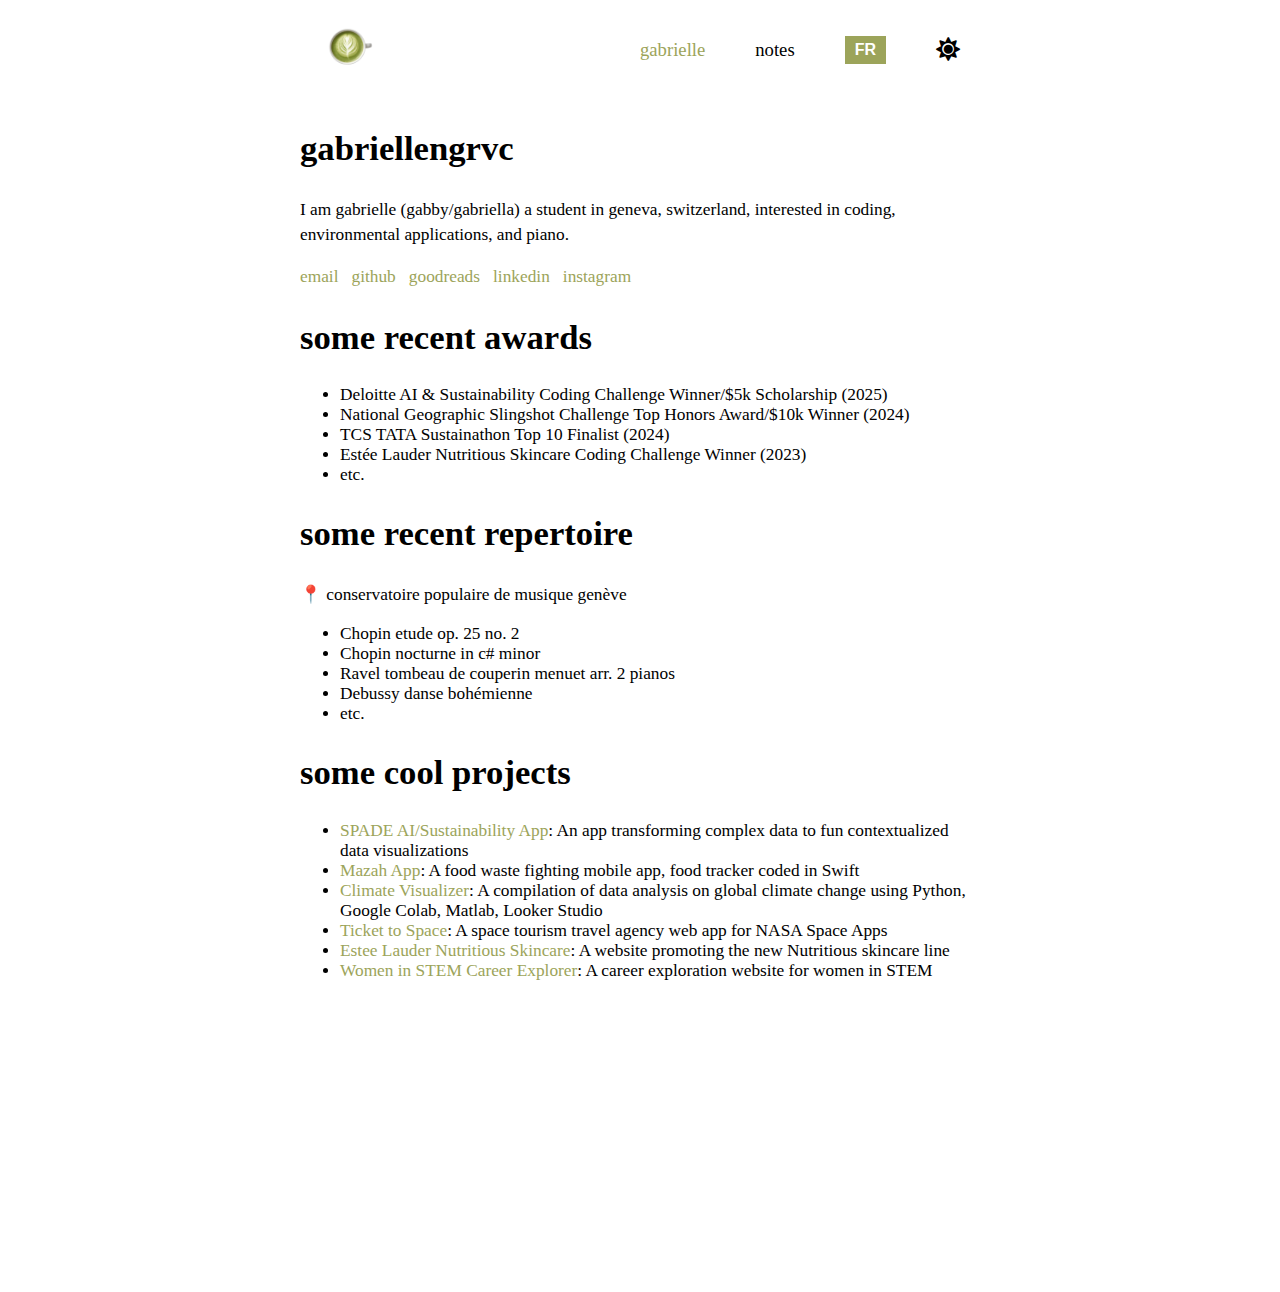
<file: index.html>
<!DOCTYPE html>
<html>

<head>
  <meta charset="utf-8">
  <meta name="viewport" content="width=device-width">
  <title>gabriellengrvc</title>
  <link rel="icon" type="image/x-icon" href="./assets/android-chrome-512x512.png">
  <link href="style.css" rel="stylesheet" type="text/css" />
  
  <link rel="preconnect" href="https://fonts.googleapis.com">
<link rel="preconnect" href="https://fonts.gstatic.com" crossorigin>
<link href="https://fonts.googleapis.com/css2?family=Raleway:ital,wght@0,400;0,700;1,400;1,700&display=swap" rel="stylesheet">
<link rel="stylesheet" href="https://cdnjs.cloudflare.com/ajax/libs/font-awesome/5.15.4/css/all.min.css">

</head>

<body>
  <script src="script.js"></script>
  <ul class="nav">
    
    <div class="nav-logo">
      <li><a href="./index.html"><img src= "./assets/android-chrome-512x512.png"></a></li>
    </div>
    
    <div class="nav-links">
      <li><a href="./index.html" class="active">gabrielle</a></li>
      <li><a href="./notes.html">notes</a></li>
      <li>
        <button class="lang-btn" onclick="toggleLanguage()">FR</button>
      </li>
      <li>
        <button class="dark-mode-btn" onclick="toggleDarkMode()">
          <i class="fas fa-sun" id="sun-icon"></i>
          <i class="fas fa-moon" id="moon-icon" style="display: none;"></i>
        </button>
      </li>
    </div>
    
  </ul>
  <main>
    <section id="about">
        <h2>gabriellengrvc</h2>
    </section>
    <section id="bio">
        <p>I am gabrielle (gabby/gabriella) a student in geneva, switzerland, interested in coding, environmental applications, and piano.</p>
        <p>
          <a href="mailto:gabriellenguyengervacio@gmail.com" style="color: var(--primary);">email</a> &nbsp;
          <a href="https://github.com/gabriellengrvc" style="color: var(--primary);">github</a> &nbsp;
          <a href="https://www.goodreads.com/user/show/124100541-gabriellengrvc" style="color: var(--primary);">goodreads</a> &nbsp;
          <a href="https://www.linkedin.com/in/gabrielle-gervacio/" style="color: var(--primary);">linkedin</a> &nbsp;
          <a href="https://www.instagram.com/gabriellengrvc/" style="color: var(--primary);">instagram</a> &nbsp;
        </p>
    </section>
    <section id="awards">
      <h2>some recent awards</h2>
      <ul>
        <li>Deloitte AI & Sustainability Coding Challenge Winner/$5k Scholarship (2025)</li>
        <li>National Geographic Slingshot Challenge Top Honors Award/$10k Winner (2024)</li>
        <li>TCS TATA Sustainathon Top 10 Finalist (2024)</li>
        <li>Estée Lauder Nutritious Skincare Coding Challenge Winner (2023)</li>
        <li>etc.</li>
      </ul>
    </section>
    <section id="repertoire">
        <h2>some recent repertoire</h2>
        <p>📍 conservatoire populaire de musique genève</p>
        <ul>
          <li>Chopin etude op. 25 no. 2</li>
          <li>Chopin nocturne in c# minor</li>
          <li>Ravel tombeau de couperin menuet arr. 2 pianos</li>
          <li>Debussy danse bohémienne</li>
          <li>etc.</li>
        </ul>
    </section>
    <section id="projects">
        <h2>some cool projects</h2>
        <ul>
          <li><a href="https://github.com/gabriellengrvc/SPADE" style="color: var(--primary);">SPADE AI/Sustainability App</a>: An app transforming complex data to fun contextualized data visualizations</li>
          <li><a href="https://www.nationalgeographic.org/society/projects/slingshot/award-recipients/" style="color: var(--primary);">Mazah App</a>: A food waste fighting mobile app, food tracker coded in Swift</li>
          <li><a href="https://sites.google.com/u/1/d/1sCbPUSoVkk3K1sYmnGAWkmjgcJy99UPu/preview" style="color: var(--primary);">Climate Visualizer</a>: A compilation of data analysis on global climate change using Python, Google Colab, Matlab, Looker Studio</li>
          <li><a href="https://www.figma.com/proto/qwazyQuro4rkIFCv5ieKdK/ticket-to-space?type=design&node-id=1-5&t=eXd8mxXILl11BKgY-1&scaling=scale-down&page-id=0%3A1&starting-point-node-id=1%3A4" style="color: var(--primary);">Ticket to Space</a>: A space tourism travel agency web app for NASA Space Apps</li>
          <li><a href="https://www.esteelauder.com/blog-article-kode-with-klossy-learn-to-code-partnership?srsltid=AfmBOop5UWQA3cProwCh_9PVDdOXHQfl2AD91DhWe4e5mbQHGvdPXgNS" style="color: var(--primary);">Estee Lauder Nutritious Skincare</a>: A website promoting the new Nutritious skincare line</li>
          <li><a href="https://github.com/gabriellengrvc/STEM-Career-Explorer" style="color: var(--primary);">Women in STEM Career Explorer</a>: A career exploration website for women in STEM</li>
        </ul>
        <br>
        <br>
      <br>
      <br>
    </section>
  </main>
  
  <footer>        
    <p>&copy; 2025 gabriellengrvc. Built with love ⋆˙⟡♡</p>
  </footer>

  
  <script src="script.js"></script>
  
</body>

</html>
</file>
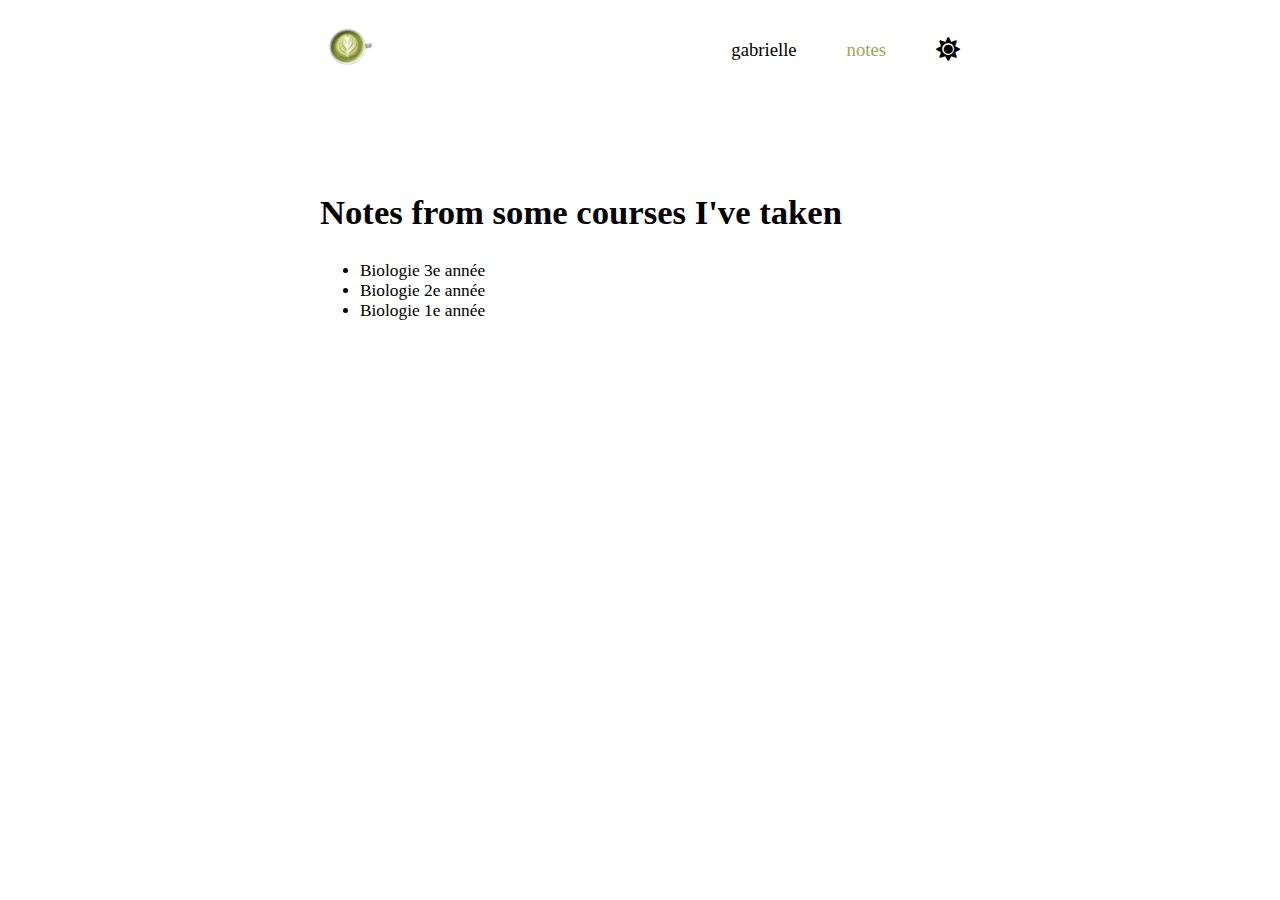
<file: notes.html>
<!DOCTYPE html>
<html>

<head>
  <meta charset="utf-8">
  <meta name="viewport" content="width=device-width">
  <title>Notes</title>
  <link href="style.css" rel="stylesheet" type="text/css" />
  
  <!-- Import Raleway font from Google Fonts -->
  <link rel="preconnect" href="https://fonts.googleapis.com">
<link rel="preconnect" href="https://fonts.gstatic.com" crossorigin>
<link href="https://fonts.googleapis.com/css2?family=Raleway:ital,wght@0,400;0,700;1,400;1,700&display=swap" rel="stylesheet">
<link rel="stylesheet" href="https://cdnjs.cloudflare.com/ajax/libs/font-awesome/5.15.4/css/all.min.css">
</head>

<body>
  <script src="script.js"></script>

  <ul class="nav">
    
    <div class="nav-logo">
      <li><a href="./index.html"><img src= "./assets/android-chrome-512x512.png"></a></li>
    </div>
    
    <div class="nav-links">
      <li><a href="./index.html">gabrielle</a></li>
      <li><a href="./notes.html" class="active">notes</a></li>
      <li>
        <button class="dark-mode-btn" onclick="toggleDarkMode()">
          <i class="fas fa-sun" id="sun-icon"></i>
          <i class="fas fa-moon" id="moon-icon" style="display: none;"></i>
        </button>
      </li>
    </div>
    
  </ul>
  
  <div class="section3">
    
    <div class="section3-text">
      <h2>Notes from some courses I've taken</h2>
      
      <ul>
        <li><a href="https://drive.google.com/file/d/1YBhu9P38WJkkOd_LDnjhdcGCHGwIdAqI/view?usp=sharing">Biologie 3e année</a></li>  
        <li><a href="https://drive.google.com/file/d/1m2VVJ5lz5f1hDrqAYNPMqKbJIo_OdAlJ/view?usp=sharing">Biologie 2e année</a></li>  
        <li><a href="https://drive.google.com/file/d/1jHYgxRoko2zxQ4YG7MmhVEaR34N4Wjyq/view?usp=sharing">Biologie 1e année</a></li>  
    </div>
  
  </div>
  
</body>

</html>
</file>
<file: style.css>
:root {
    --background-light: #ffffff;
    --text-light: #000000;
    --background-dark: #000000;
    --text-dark: #ffffff;
    --primary: #9ca45a;
}

html {
    height: 100%;
    width: 100%;
    font-family: Georgia, serif;
    scroll-behavior: smooth;
}

body {
    padding: 0;
    margin: 0;
    font-size: 13pt;
    font-family: Georgia, serif;
    background-color: var(--background-light);
    color: var(--text-light);
    min-height: 100vh;
    display: flex;
    flex-direction: column;
}

.language-transition {
    opacity: 0.5;
}

h2 {
    font-size: 26pt;
}

p {
    line-height: 25px;
}

a {
    text-decoration: none;
    color: var(--text-light)
}

/* NAV BAR */
.nav {
    position: static;
    list-style-type: none;
    background-color: var(--background-light);
    margin: 0;
    padding: 10px 300px;
    height: 80px;
    display: flex;
    justify-content: space-between;
    align-items: center;
    animation: fadeIn 0.5s ease forwards;
}

.nav li {
    color: var(--text-light);
    font-size: 14pt;
    padding: 15px 20px;
    display: inline-flex;
    justify-content: center;
    align-items: center;
}

.nav li a:hover, .nav li a.active {
    color: var(--primary);
    cursor: pointer;
}

.nav-logo {
    display: flex;
    align-items: center;
}

.nav-logo img {
    width: 55px;
    height: auto;
}

.nav-links {
    display: flex;
    align-items: center;
    gap: 10px;
}

/* MAIN CONTENT */
main {
    flex: 1;
    margin: 0 300px 40px 300px;
    padding-bottom: 80px;
}

/* ABOUT */
h1 {
    text-align: center;
    color: white;
    font-size: 60pt;
    margin-top: 10%;
}

.home-img {
    position: absolute;
    top: 0;
    left: 0;
    z-index: -1;
    margin: 0;
    padding: 0;
    width: 100%;
}

/* NOTES */
.section3 {
    display: block;
    padding: 5% 20px 10% 20px;
    margin: 0 300px;
}

.section3 img {
    margin: 35px 10px;
    max-width: 100%;
    height: auto;
}

.globe-container {
  transform: scale(0.5);
  transform-origin: top center;
  margin: 0 auto;
  width: fit-content;
}

/* FOOTER */
footer {
    position: relative;
    width: 100%;
    padding: 20px 0;
    text-align: center;
    background-color: var(--background-light);
    font-size: 0.9rem;
    color: var(--text-light);
    margin-top: auto;
    opacity: 0;
}

footer a {
    color: inherit;
    text-decoration: none;
}

footer a:hover {
    text-decoration: underline;
    color: var(--primary);
}

.dark-mode {
    --background-light: #000000;
    --text-light: #ffffff;
}

.dark-mode nav a {
    color: var(--primary);
}

.dark-mode footer {
    color: var(--text-dark);
}

.dark-mode-btn, .lang-btn {
    background: none;
    border: none;
    color: var(--text-light);
    font-size: 1.5rem; 
    cursor: pointer;
    padding: 0;
    margin: 0;
}

.lang-btn {
    font-size: 1rem;
    font-weight: bold;
    padding: 5px 10px;
    background-color: var(--primary);
    color: var(--background-light);
}

@media screen and (max-width: 1024px) {
    main {
        margin: 0 400px 40px 400px;
    }
    
    .nav {
        padding: 10px 150px;
    }
    
    h2 {
        font-size: 24pt;
    }
    
    .section3 {
        padding: 5% 40px 10% 40px;
        margin: 0 150px;
    }
}

@media screen and (max-width: 768px) {
    body {
        font-size: 12pt;
    }
    
    main {
        margin: 0 60px 40px 60px;
    }
    
    .nav {
        padding: 10px 60px;
        height: auto;
        min-height: 70px;
        flex-wrap: wrap;
    }
    
    .nav-logo img {
        width: 45px;
    }
    
    .nav li {
        padding: 10px 15px;
        font-size: 13pt;
    }
    
    .nav-links {
        gap: 5px;
    }
    
    h1 {
        font-size: 40pt;
        margin-top: 20%;
    }
    
    h2 {
        font-size: 22pt;
    }
    
    p {
        line-height: 22px;
    }
    
    section {
        margin-bottom: 30px;
    }
    
    .section3 {
        padding: 5% 15px 10% 15px;
        margin: 0 60px;
    }
    
    .lang-btn {
        font-size: 0.9rem;
        padding: 4px 8px;
    }
    
    .dark-mode-btn {
        font-size: 1.3rem;
    }
}

@media screen and (max-width: 480px) {
    body {
        font-size: 11pt;
    }
    
    main {
        margin: 0 30px 40px 30px;
    }
    
    .nav {
        padding: 8px 30px;
        min-height: 60px;
    }
    
    .nav li {
        padding: 8px 10px;
        font-size: 12pt;
    }
    
    .nav-logo img {
        width: 40px;
    }
    
    h1 {
        font-size: 32pt;
        margin-top: 25%;
    }
    
    h2 {
        font-size: 20pt;
    }
    
    p {
        line-height: 20px;
    }
    
    .section3 {
        padding: 5% 10px 10% 10px;
        margin: 0 30px;
    }
    
    .lang-btn {
        font-size: 0.8rem;
        padding: 3px 6px;
    }
    
    .dark-mode-btn {
        font-size: 1.2rem;
    }
    
    footer {
        font-size: 0.8rem;
        padding: 15px 10px;
    }
}
</file>
